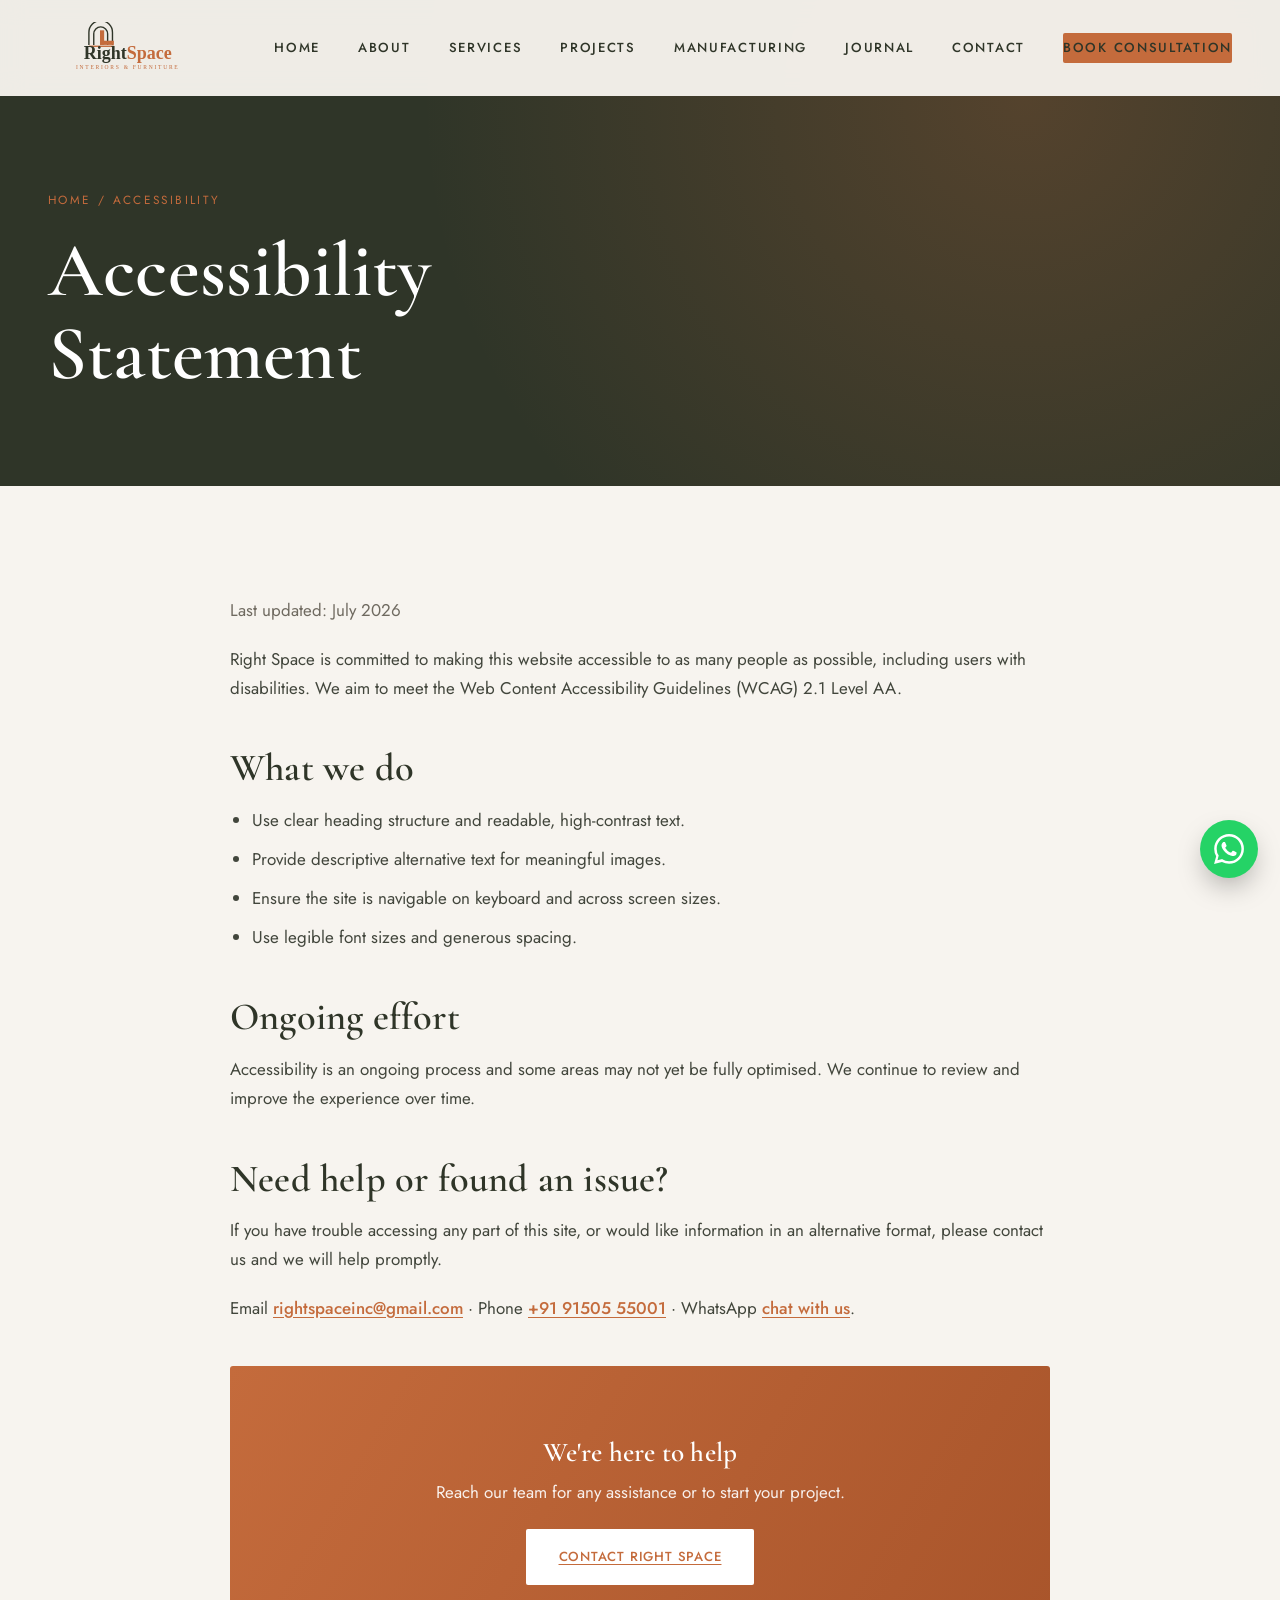
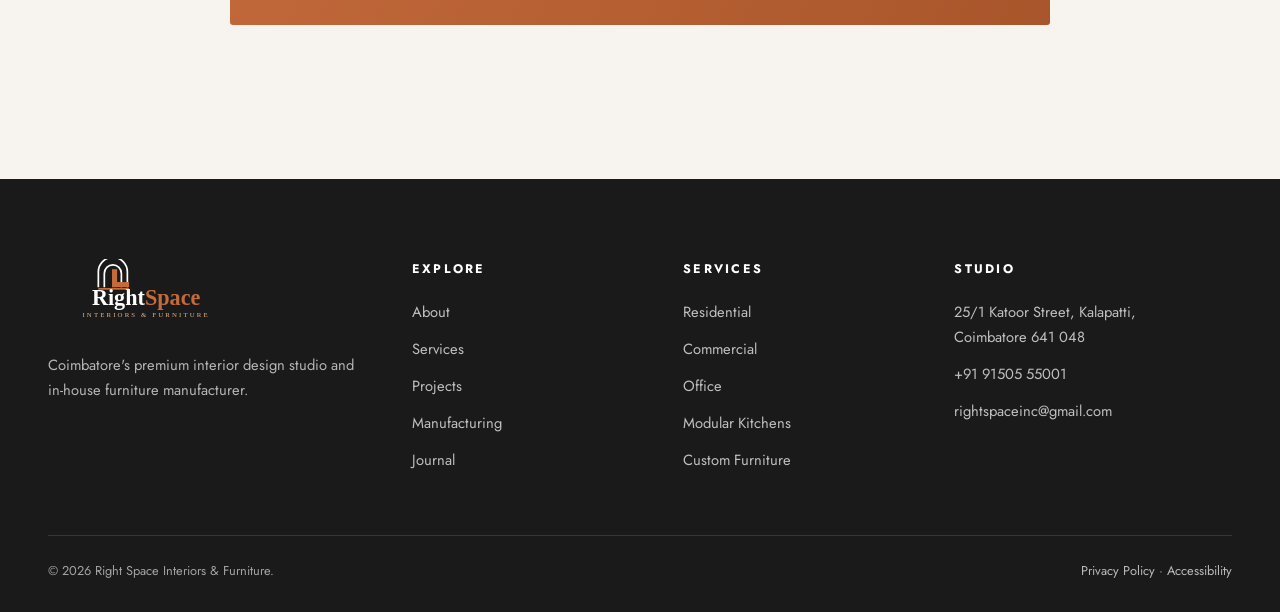
<file: accessibility.html>
<!DOCTYPE html>
<html lang="en">
<head>
<meta charset="UTF-8">
<meta name="viewport" content="width=device-width, initial-scale=1">
<title>Accessibility Statement | Right Space Interiors & Furniture</title>
<meta name="description" content="Right Space's commitment to an accessible website experience (WCAG 2.1 AA).">
<link rel="icon" href="assets/logo.svg">
<link href="https://fonts.googleapis.com/css2?family=Cormorant+Garamond:wght@500;600;700&family=Jost:wght@300;400;500;600&display=swap" rel="stylesheet">
<link rel="stylesheet" href="assets/style.css">
</head>
<body>
<header class="header solid">
  <div class="container">
    <a class="logo" href="index.html"><svg class="logo-light" viewBox="0 0 460 150" xmlns="http://www.w3.org/2000/svg" role="img" aria-label="Right Space Interiors & Furniture"><g fill="none" stroke="#ffffff" stroke-width="4"><path d="M118 66 V30 a34 34 0 0 1 68 0 V66"/><path d="M132 66 V34 a20 20 0 0 1 40 0 V66"/></g><g fill="#C46B3C"><rect x="150" y="24" width="12" height="42"/><rect x="150" y="54" width="40" height="12"/></g><line x1="118" y1="70" x2="190" y2="70" stroke="#C46B3C" stroke-width="4"/><text x="230" y="108" text-anchor="middle" font-family="Georgia,serif" font-size="52" font-weight="600"><tspan fill="#ffffff">Right</tspan><tspan fill="#C46B3C">Space</tspan></text><text x="230" y="136" text-anchor="middle" font-family="Georgia,serif" font-size="16" letter-spacing="5" fill="#e8b48c">INTERIORS &amp; FURNITURE</text></svg><svg class="logo-dark" viewBox="0 0 460 150" xmlns="http://www.w3.org/2000/svg" role="img" aria-label="Right Space Interiors & Furniture"><g fill="none" stroke="#2F3528" stroke-width="4"><path d="M118 66 V30 a34 34 0 0 1 68 0 V66"/><path d="M132 66 V34 a20 20 0 0 1 40 0 V66"/></g><g fill="#C46B3C"><rect x="150" y="24" width="12" height="42"/><rect x="150" y="54" width="40" height="12"/></g><line x1="118" y1="70" x2="190" y2="70" stroke="#C46B3C" stroke-width="4"/><text x="230" y="108" text-anchor="middle" font-family="Georgia,serif" font-size="52" font-weight="600"><tspan fill="#2F3528">Right</tspan><tspan fill="#C46B3C">Space</tspan></text><text x="230" y="136" text-anchor="middle" font-family="Georgia,serif" font-size="16" letter-spacing="5" fill="#C46B3C">INTERIORS &amp; FURNITURE</text></svg></a>
    <nav class="nav">
      <a href="index.html">Home</a><a href="about.html">About</a><a href="services.html">Services</a>
      <a href="projects.html">Projects</a><a href="manufacturing.html">Manufacturing</a><a href="blog.html">Journal</a>
      <a href="contact.html">Contact</a><a href="contact.html" class="header-cta">Book Consultation</a>
    </nav>
    <button class="burger" aria-label="Menu"><span></span><span></span><span></span></button>
  </div>
</header>
<section class="pagehero"><div class="container"><div class="crumb">Home / Accessibility</div><h1>Accessibility Statement</h1></div></section>
<section class="sec sec-beige"><div class="container"><article class="prose" style="max-width:820px;margin:0 auto">
<p style="color:var(--muted)">Last updated: July 2026</p>
<p>Right Space is committed to making this website accessible to as many people as possible, including users with disabilities. We aim to meet the Web Content Accessibility Guidelines (WCAG) 2.1 Level AA.</p>
<h2>What we do</h2>
<ul>
<li>Use clear heading structure and readable, high-contrast text.</li>
<li>Provide descriptive alternative text for meaningful images.</li>
<li>Ensure the site is navigable on keyboard and across screen sizes.</li>
<li>Use legible font sizes and generous spacing.</li>
</ul>
<h2>Ongoing effort</h2>
<p>Accessibility is an ongoing process and some areas may not yet be fully optimised. We continue to review and improve the experience over time.</p>
<h2>Need help or found an issue?</h2>
<p>If you have trouble accessing any part of this site, or would like information in an alternative format, please contact us and we will help promptly.</p>
<p>Email <a href="mailto:rightspaceinc@gmail.com">rightspaceinc@gmail.com</a> · Phone <a href="tel:+919150555001">+91 91505 55001</a> · WhatsApp <a href="https://wa.me/919150555001">chat with us</a>.</p>
<div class="inline-cta"><h3>We're here to help</h3><p>Reach our team for any assistance or to start your project.</p><a href="contact.html" class="btn">Contact Right Space</a></div>
</article></div></section>
<footer class="footer"><div class="container">
  <div class="top">
    <div><svg class="logo" style="filter:none;height:64px;width:auto;margin-bottom:22px" viewBox="0 0 460 150" xmlns="http://www.w3.org/2000/svg" role="img" aria-label="Right Space"><g fill="none" stroke="#ffffff" stroke-width="4"><path d="M118 66 V30 a34 34 0 0 1 68 0 V66"/><path d="M132 66 V34 a20 20 0 0 1 40 0 V66"/></g><g fill="#C46B3C"><rect x="150" y="24" width="12" height="42"/><rect x="150" y="54" width="40" height="12"/></g><line x1="118" y1="70" x2="190" y2="70" stroke="#C46B3C" stroke-width="4"/><text x="230" y="108" text-anchor="middle" font-family="Georgia,serif" font-size="52" font-weight="600"><tspan fill="#ffffff">Right</tspan><tspan fill="#C46B3C">Space</tspan></text><text x="230" y="136" text-anchor="middle" font-family="Georgia,serif" font-size="16" letter-spacing="5" fill="#e8b48c">INTERIORS &amp; FURNITURE</text></svg><p style="max-width:34ch">Coimbatore's premium interior design studio and in-house furniture manufacturer.</p></div>
    <div><h5>Explore</h5><a href="about.html">About</a><a href="services.html">Services</a><a href="projects.html">Projects</a><a href="manufacturing.html">Manufacturing</a><a href="blog.html">Journal</a></div>
    <div><h5>Services</h5><a href="services.html">Residential</a><a href="services.html">Commercial</a><a href="services.html">Office</a><a href="services.html">Modular Kitchens</a><a href="services.html">Custom Furniture</a></div>
    <div><h5>Studio</h5><a href="#">25/1 Katoor Street, Kalapatti,<br>Coimbatore 641 048</a><a href="tel:+919150555001">+91 91505 55001</a><a href="mailto:rightspaceinc@gmail.com">rightspaceinc@gmail.com</a></div>
  </div>
  <div class="bottom"><span>© 2026 Right Space Interiors & Furniture.</span><span><a href="privacy-policy.html">Privacy Policy</a> · <a href="accessibility.html">Accessibility</a></span></div>
</div></footer>
<a class="wa" href="https://wa.me/919150555001" aria-label="WhatsApp"><svg viewBox="0 0 24 24"><path d="M.057 24l1.687-6.163a11.867 11.867 0 01-1.587-5.945C.16 5.335 5.495 0 12.05 0a11.82 11.82 0 018.413 3.488 11.82 11.82 0 013.48 8.414c-.003 6.557-5.338 11.892-11.893 11.892a11.9 11.9 0 01-5.688-1.448L.057 24zm6.597-3.807c1.676.995 3.276 1.591 5.392 1.592 5.448 0 9.886-4.434 9.889-9.885.002-5.462-4.415-9.89-9.881-9.892-5.452 0-9.887 4.434-9.889 9.884a9.86 9.86 0 001.599 5.393l-.999 3.648 3.9-1.022zm11.387-5.464c-.074-.124-.272-.198-.57-.347-.297-.149-1.758-.868-2.031-.967-.272-.099-.47-.149-.669.149-.198.297-.767.967-.94 1.165-.173.198-.347.223-.644.074-.297-.149-1.255-.462-2.39-1.475-.883-.788-1.48-1.761-1.653-2.059-.173-.297-.018-.458.13-.606.134-.133.297-.347.446-.521.151-.172.2-.296.3-.495.099-.198.05-.372-.025-.521-.075-.148-.669-1.611-.916-2.206-.242-.579-.487-.501-.669-.51l-.57-.01c-.198 0-.52.074-.792.372s-1.04 1.016-1.04 2.479 1.065 2.876 1.213 3.074c.149.198 2.096 3.2 5.077 4.487.709.306 1.263.489 1.694.626.712.226 1.36.194 1.872.118.571-.085 1.758-.719 2.006-1.413.248-.694.248-1.29.173-1.414z"/></svg></a>
<script src="assets/main.js"></script>
</body></html>
</file>
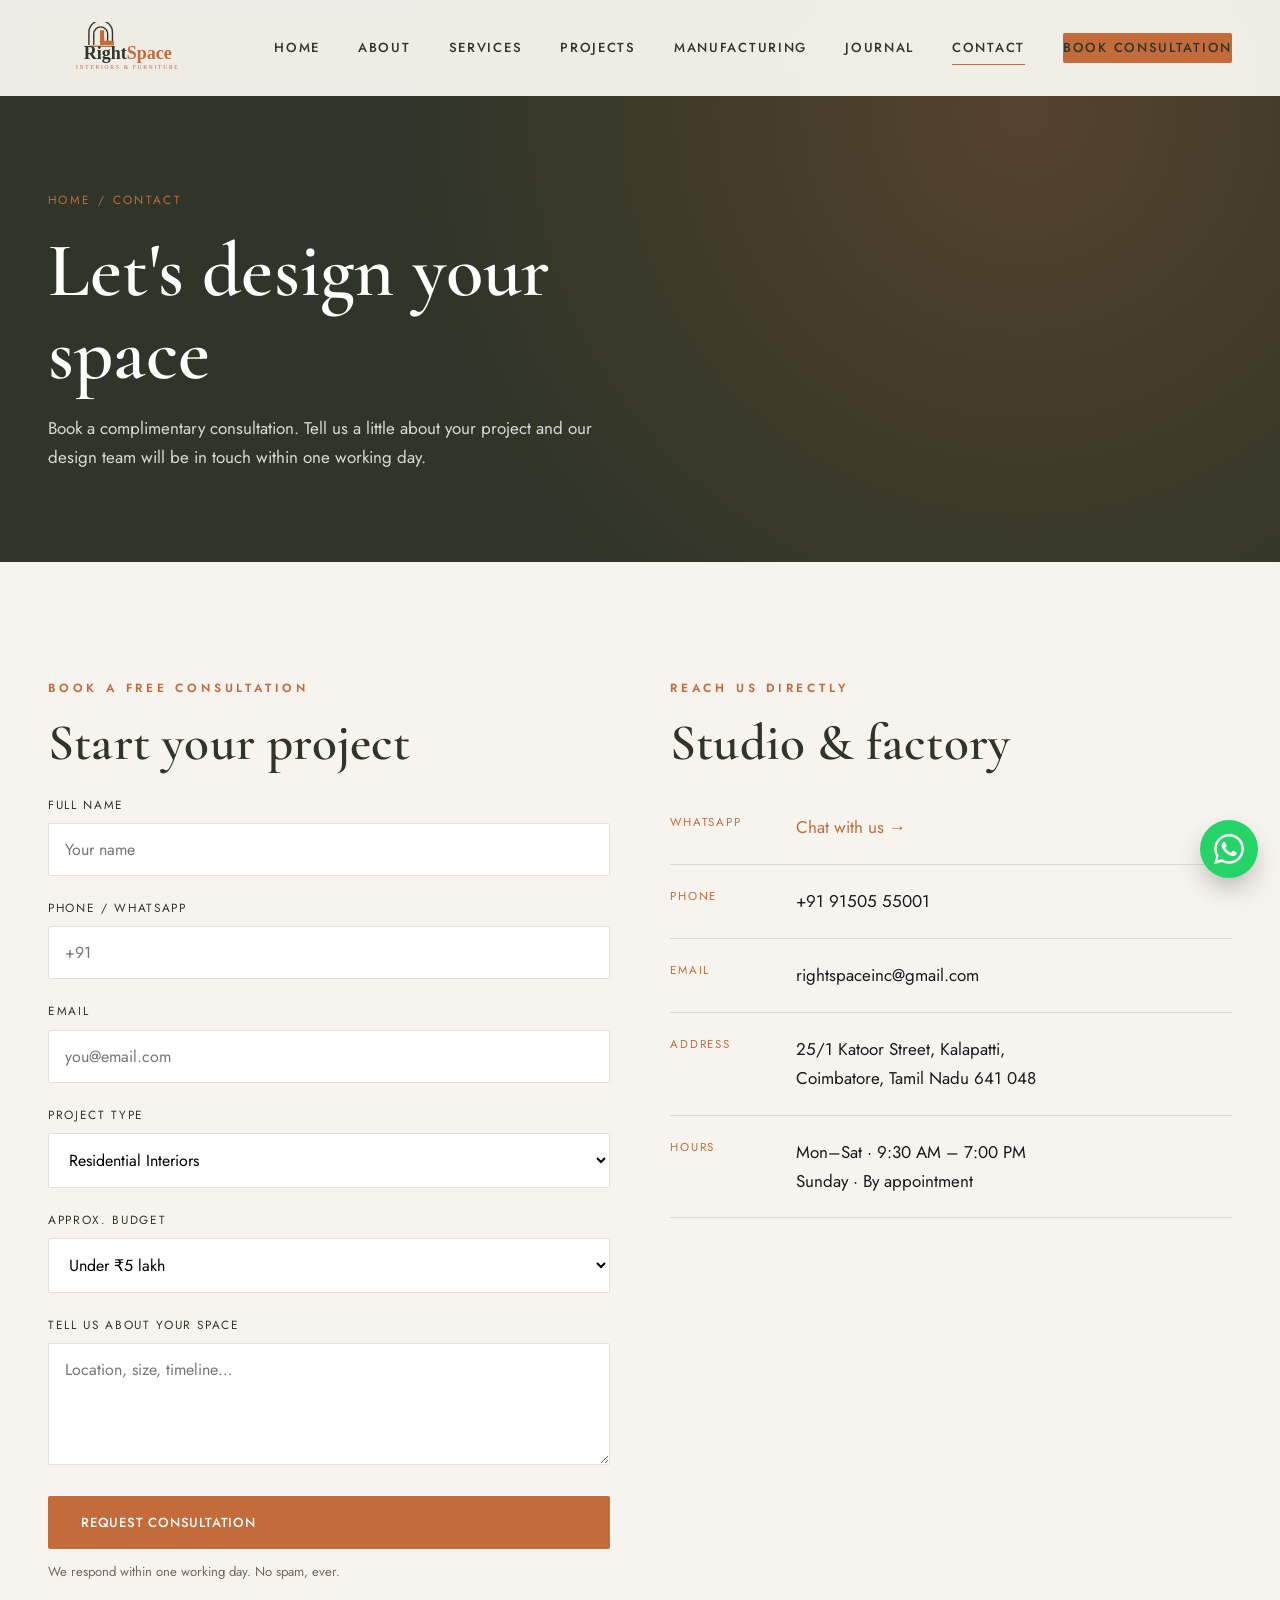
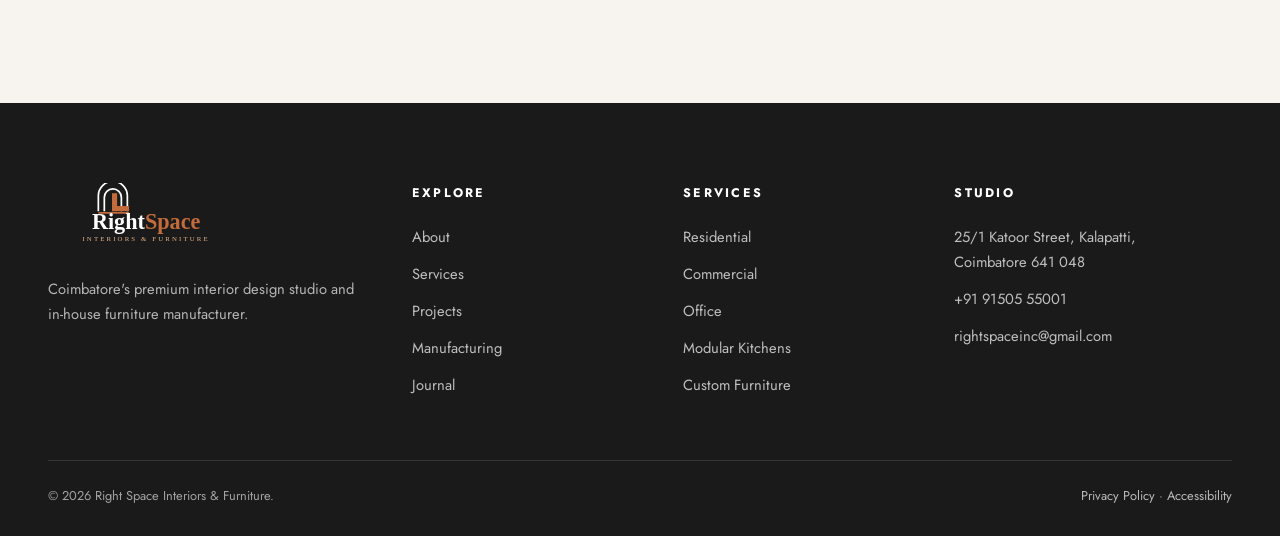
<file: contact.html>
<!DOCTYPE html>
<html lang="en">
<head>
<meta charset="UTF-8">
<meta name="viewport" content="width=device-width, initial-scale=1">
<title>Contact | Book a Free Interior Consultation | Right Space Coimbatore</title>
<meta name="description" content="Contact Right Space Interiors & Furniture, Coimbatore. Book a free consultation, WhatsApp us, or visit our Kalapatti studio & factory.">
<link rel="icon" href="assets/logo.svg">
<link href="https://fonts.googleapis.com/css2?family=Cormorant+Garamond:wght@500;600;700&family=Jost:wght@300;400;500;600&display=swap" rel="stylesheet">
<link rel="stylesheet" href="assets/style.css">
</head>
<body>
<header class="header solid">
  <div class="container">
    <a class="logo" href="index.html"><svg class="logo-light" viewBox="0 0 460 150" xmlns="http://www.w3.org/2000/svg" role="img" aria-label="Right Space Interiors & Furniture"><g fill="none" stroke="#ffffff" stroke-width="4"><path d="M118 66 V30 a34 34 0 0 1 68 0 V66"/><path d="M132 66 V34 a20 20 0 0 1 40 0 V66"/></g><g fill="#C46B3C"><rect x="150" y="24" width="12" height="42"/><rect x="150" y="54" width="40" height="12"/></g><line x1="118" y1="70" x2="190" y2="70" stroke="#C46B3C" stroke-width="4"/><text x="230" y="108" text-anchor="middle" font-family="Georgia,serif" font-size="52" font-weight="600"><tspan fill="#ffffff">Right</tspan><tspan fill="#C46B3C">Space</tspan></text><text x="230" y="136" text-anchor="middle" font-family="Georgia,serif" font-size="16" letter-spacing="5" fill="#e8b48c">INTERIORS &amp; FURNITURE</text></svg><svg class="logo-dark" viewBox="0 0 460 150" xmlns="http://www.w3.org/2000/svg" role="img" aria-label="Right Space Interiors & Furniture"><g fill="none" stroke="#2F3528" stroke-width="4"><path d="M118 66 V30 a34 34 0 0 1 68 0 V66"/><path d="M132 66 V34 a20 20 0 0 1 40 0 V66"/></g><g fill="#C46B3C"><rect x="150" y="24" width="12" height="42"/><rect x="150" y="54" width="40" height="12"/></g><line x1="118" y1="70" x2="190" y2="70" stroke="#C46B3C" stroke-width="4"/><text x="230" y="108" text-anchor="middle" font-family="Georgia,serif" font-size="52" font-weight="600"><tspan fill="#2F3528">Right</tspan><tspan fill="#C46B3C">Space</tspan></text><text x="230" y="136" text-anchor="middle" font-family="Georgia,serif" font-size="16" letter-spacing="5" fill="#C46B3C">INTERIORS &amp; FURNITURE</text></svg></a>
    <nav class="nav">
      <a href="index.html">Home</a><a href="about.html">About</a><a href="services.html">Services</a>
      <a href="projects.html">Projects</a><a href="manufacturing.html">Manufacturing</a><a href="blog.html">Journal</a>
      <a href="contact.html" class="active">Contact</a><a href="contact.html" class="header-cta">Book Consultation</a>
    </nav>
    <button class="burger" aria-label="Menu"><span></span><span></span><span></span></button>
  </div>
</header>

<section class="pagehero">
  <div class="container">
    <div class="crumb">Home / Contact</div>
    <h1>Let's design your space</h1>
    <p>Book a complimentary consultation. Tell us a little about your project and our design team will be in touch within one working day.</p>
  </div>
</section>

<section class="sec sec-beige">
  <div class="container">
    <div class="contact-grid">
      <!-- FORM -->
      <div class="reveal">
        <span class="eyebrow">Book a Free Consultation</span>
        <h2 style="margin-bottom:24px">Start your project</h2>
        <form onsubmit="return false">
          <div class="field"><label>Full name</label><input type="text" placeholder="Your name"></div>
          <div class="field"><label>Phone / WhatsApp</label><input type="tel" placeholder="+91"></div>
          <div class="field"><label>Email</label><input type="email" placeholder="you@email.com"></div>
          <div class="field"><label>Project type</label>
            <select><option>Residential Interiors</option><option>Commercial Interiors</option><option>Office Interiors</option><option>Educational Interiors</option><option>Modular Kitchen</option><option>Custom Furniture</option></select>
          </div>
          <div class="field"><label>Approx. budget</label>
            <select><option>Under ₹5 lakh</option><option>₹5–15 lakh</option><option>₹15–40 lakh</option><option>₹40 lakh +</option></select>
          </div>
          <div class="field"><label>Tell us about your space</label><textarea rows="4" placeholder="Location, size, timeline…"></textarea></div>
          <button class="btn btn-primary" style="width:100%">Request Consultation</button>
          <p style="font-size:.82rem;color:var(--muted);margin-top:12px">We respond within one working day. No spam, ever.</p>
        </form>
      </div>

      <!-- INFO -->
      <div class="reveal">
        <span class="eyebrow">Reach Us Directly</span>
        <h2 style="margin-bottom:20px">Studio & factory</h2>
        <div class="info-row"><div class="k">WhatsApp</div><div><a href="https://wa.me/919150555001" style="color:var(--terra)">Chat with us →</a></div></div>
        <div class="info-row"><div class="k">Phone</div><div><a href="tel:+919150555001">+91 91505 55001</a></div></div>
        <div class="info-row"><div class="k">Email</div><div><a href="mailto:rightspaceinc@gmail.com">rightspaceinc@gmail.com</a></div></div>
        <div class="info-row"><div class="k">Address</div><div>25/1 Katoor Street, Kalapatti,<br>Coimbatore, Tamil Nadu 641 048</div></div>
        <div class="info-row"><div class="k">Hours</div><div>Mon–Sat · 9:30 AM – 7:00 PM<br>Sunday · By appointment</div></div>
        <div style="margin-top:26px">
          <iframe class="map" title="Right Space location" loading="lazy" src="https://www.google.com/maps?q=Kalapatti,Coimbatore&output=embed"></iframe>
        </div>
      </div>
    </div>
  </div>
</section>

<footer class="footer"><div class="container">
  <div class="top">
    <div><svg class="logo" style="filter:none;height:64px;width:auto;margin-bottom:22px" viewBox="0 0 460 150" xmlns="http://www.w3.org/2000/svg" role="img" aria-label="Right Space"><g fill="none" stroke="#ffffff" stroke-width="4"><path d="M118 66 V30 a34 34 0 0 1 68 0 V66"/><path d="M132 66 V34 a20 20 0 0 1 40 0 V66"/></g><g fill="#C46B3C"><rect x="150" y="24" width="12" height="42"/><rect x="150" y="54" width="40" height="12"/></g><line x1="118" y1="70" x2="190" y2="70" stroke="#C46B3C" stroke-width="4"/><text x="230" y="108" text-anchor="middle" font-family="Georgia,serif" font-size="52" font-weight="600"><tspan fill="#ffffff">Right</tspan><tspan fill="#C46B3C">Space</tspan></text><text x="230" y="136" text-anchor="middle" font-family="Georgia,serif" font-size="16" letter-spacing="5" fill="#e8b48c">INTERIORS &amp; FURNITURE</text></svg><p style="max-width:34ch">Coimbatore's premium interior design studio and in-house furniture manufacturer.</p></div>
    <div><h5>Explore</h5><a href="about.html">About</a><a href="services.html">Services</a><a href="projects.html">Projects</a><a href="manufacturing.html">Manufacturing</a><a href="blog.html">Journal</a></div>
    <div><h5>Services</h5><a href="services.html">Residential</a><a href="services.html">Commercial</a><a href="services.html">Office</a><a href="services.html">Modular Kitchens</a><a href="services.html">Custom Furniture</a></div>
    <div><h5>Studio</h5><a href="#">25/1 Katoor Street, Kalapatti,<br>Coimbatore 641 048</a><a href="tel:+919150555001">+91 91505 55001</a><a href="mailto:rightspaceinc@gmail.com">rightspaceinc@gmail.com</a></div>
  </div>
  <div class="bottom"><span>© 2026 Right Space Interiors & Furniture.</span><span><a href="privacy-policy.html">Privacy Policy</a> · <a href="accessibility.html">Accessibility</a></span></div>
</div></footer>
<a class="wa" href="https://wa.me/919150555001" aria-label="WhatsApp"><svg viewBox="0 0 24 24"><path d="M.057 24l1.687-6.163a11.867 11.867 0 01-1.587-5.945C.16 5.335 5.495 0 12.05 0a11.82 11.82 0 018.413 3.488 11.82 11.82 0 013.48 8.414c-.003 6.557-5.338 11.892-11.893 11.892a11.9 11.9 0 01-5.688-1.448L.057 24zm6.597-3.807c1.676.995 3.276 1.591 5.392 1.592 5.448 0 9.886-4.434 9.889-9.885.002-5.462-4.415-9.89-9.881-9.892-5.452 0-9.887 4.434-9.889 9.884a9.86 9.86 0 001.599 5.393l-.999 3.648 3.9-1.022zm11.387-5.464c-.074-.124-.272-.198-.57-.347-.297-.149-1.758-.868-2.031-.967-.272-.099-.47-.149-.669.149-.198.297-.767.967-.94 1.165-.173.198-.347.223-.644.074-.297-.149-1.255-.462-2.39-1.475-.883-.788-1.48-1.761-1.653-2.059-.173-.297-.018-.458.13-.606.134-.133.297-.347.446-.521.151-.172.2-.296.3-.495.099-.198.05-.372-.025-.521-.075-.148-.669-1.611-.916-2.206-.242-.579-.487-.501-.669-.51l-.57-.01c-.198 0-.52.074-.792.372s-1.04 1.016-1.04 2.479 1.065 2.876 1.213 3.074c.149.198 2.096 3.2 5.077 4.487.709.306 1.263.489 1.694.626.712.226 1.36.194 1.872.118.571-.085 1.758-.719 2.006-1.413.248-.694.248-1.29.173-1.414z"/></svg></a>
<script src="assets/main.js"></script>
</body></html>
</file>
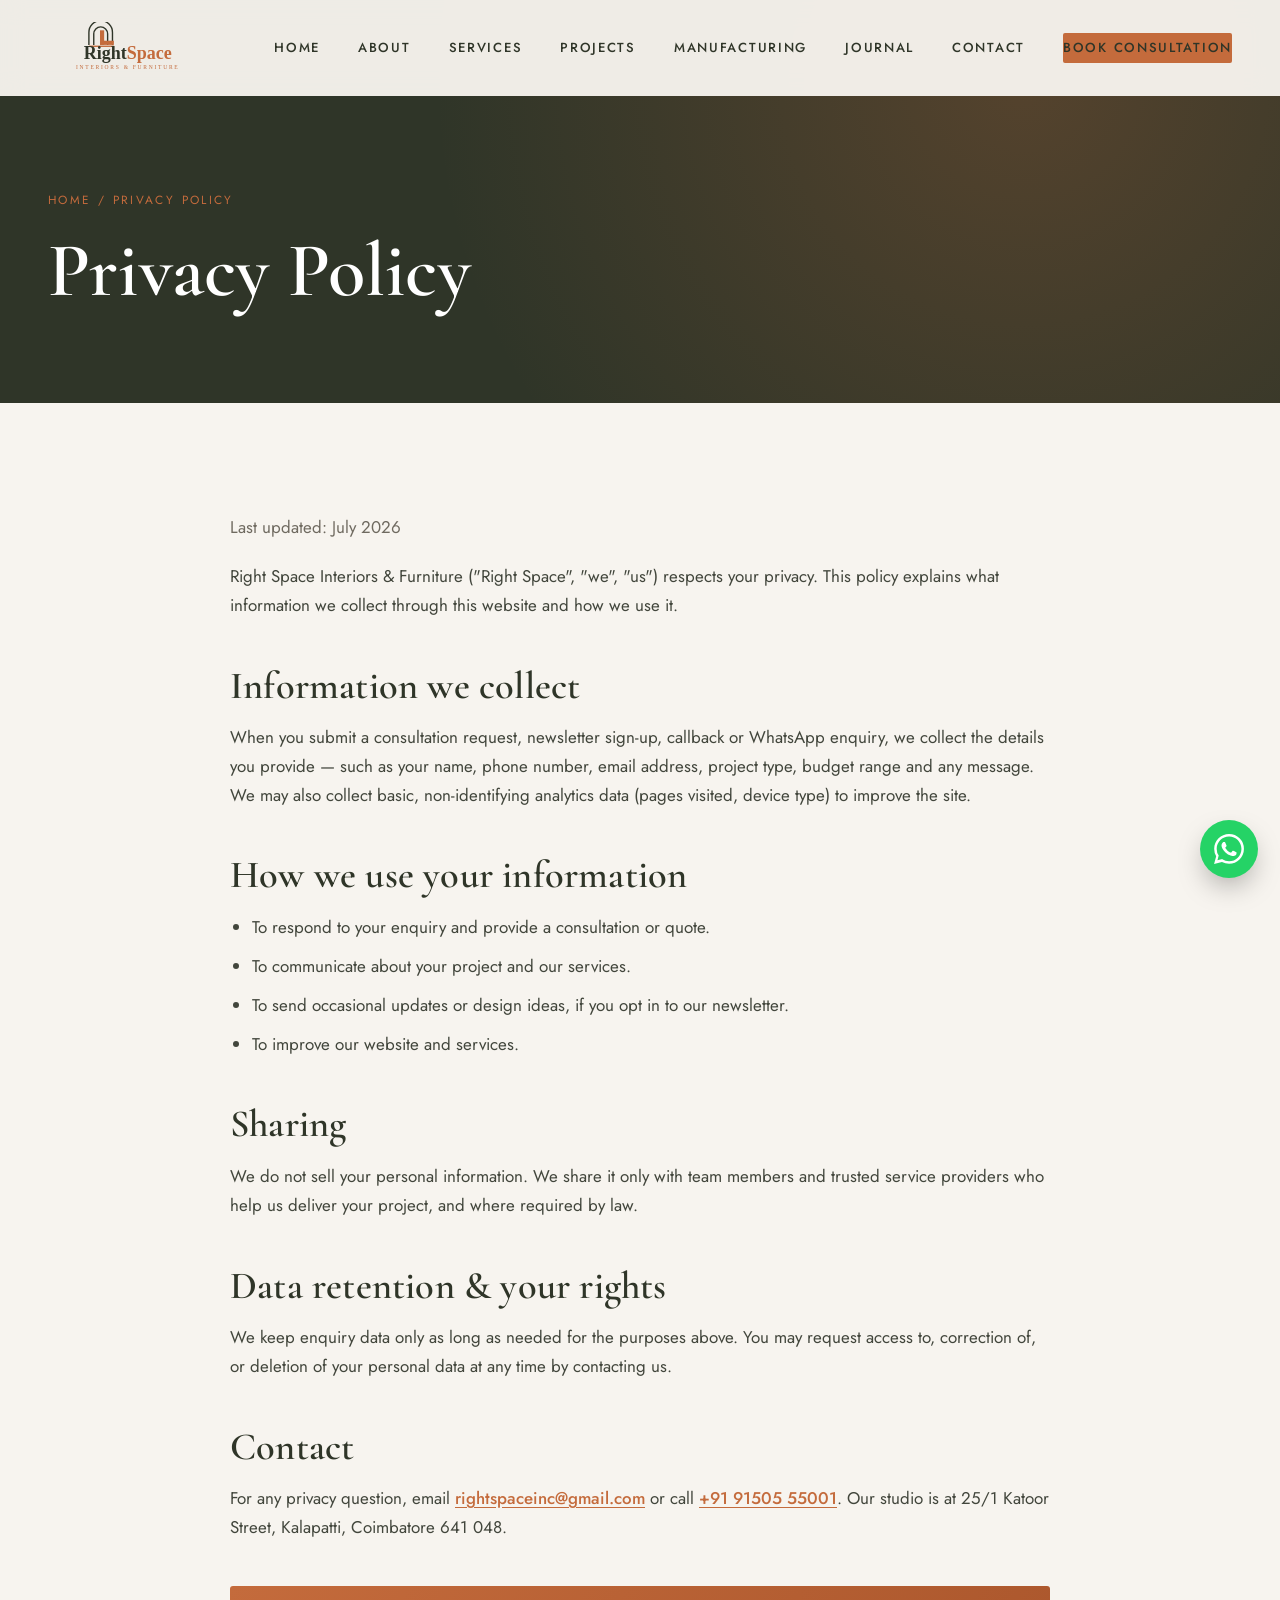
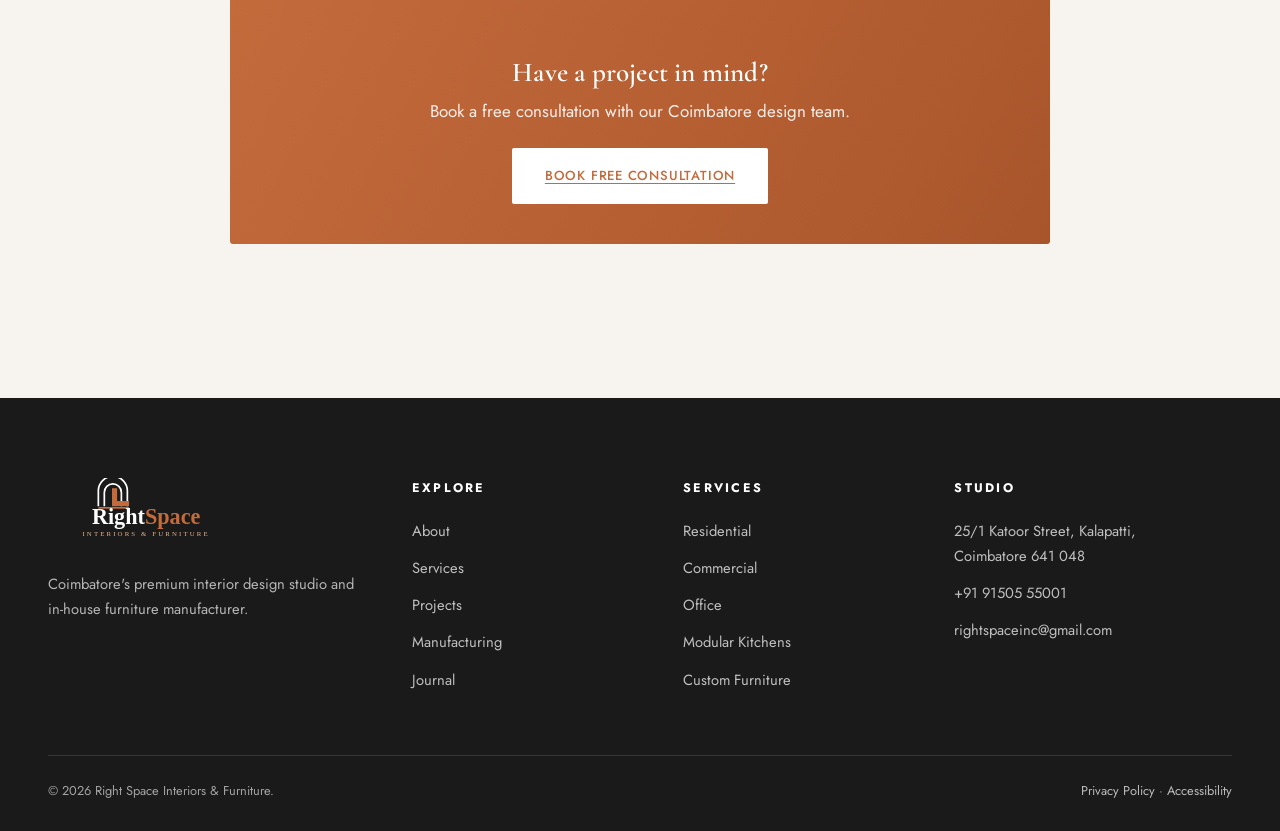
<file: privacy-policy.html>
<!DOCTYPE html>
<html lang="en">
<head>
<meta charset="UTF-8">
<meta name="viewport" content="width=device-width, initial-scale=1">
<title>Privacy Policy | Right Space Interiors & Furniture</title>
<meta name="description" content="How Right Space Interiors & Furniture, Coimbatore collects and uses your information.">
<link rel="icon" href="assets/logo.svg">
<link href="https://fonts.googleapis.com/css2?family=Cormorant+Garamond:wght@500;600;700&family=Jost:wght@300;400;500;600&display=swap" rel="stylesheet">
<link rel="stylesheet" href="assets/style.css">
</head>
<body>
<header class="header solid">
  <div class="container">
    <a class="logo" href="index.html"><svg class="logo-light" viewBox="0 0 460 150" xmlns="http://www.w3.org/2000/svg" role="img" aria-label="Right Space Interiors & Furniture"><g fill="none" stroke="#ffffff" stroke-width="4"><path d="M118 66 V30 a34 34 0 0 1 68 0 V66"/><path d="M132 66 V34 a20 20 0 0 1 40 0 V66"/></g><g fill="#C46B3C"><rect x="150" y="24" width="12" height="42"/><rect x="150" y="54" width="40" height="12"/></g><line x1="118" y1="70" x2="190" y2="70" stroke="#C46B3C" stroke-width="4"/><text x="230" y="108" text-anchor="middle" font-family="Georgia,serif" font-size="52" font-weight="600"><tspan fill="#ffffff">Right</tspan><tspan fill="#C46B3C">Space</tspan></text><text x="230" y="136" text-anchor="middle" font-family="Georgia,serif" font-size="16" letter-spacing="5" fill="#e8b48c">INTERIORS &amp; FURNITURE</text></svg><svg class="logo-dark" viewBox="0 0 460 150" xmlns="http://www.w3.org/2000/svg" role="img" aria-label="Right Space Interiors & Furniture"><g fill="none" stroke="#2F3528" stroke-width="4"><path d="M118 66 V30 a34 34 0 0 1 68 0 V66"/><path d="M132 66 V34 a20 20 0 0 1 40 0 V66"/></g><g fill="#C46B3C"><rect x="150" y="24" width="12" height="42"/><rect x="150" y="54" width="40" height="12"/></g><line x1="118" y1="70" x2="190" y2="70" stroke="#C46B3C" stroke-width="4"/><text x="230" y="108" text-anchor="middle" font-family="Georgia,serif" font-size="52" font-weight="600"><tspan fill="#2F3528">Right</tspan><tspan fill="#C46B3C">Space</tspan></text><text x="230" y="136" text-anchor="middle" font-family="Georgia,serif" font-size="16" letter-spacing="5" fill="#C46B3C">INTERIORS &amp; FURNITURE</text></svg></a>
    <nav class="nav">
      <a href="index.html">Home</a><a href="about.html">About</a><a href="services.html">Services</a>
      <a href="projects.html">Projects</a><a href="manufacturing.html">Manufacturing</a><a href="blog.html">Journal</a>
      <a href="contact.html">Contact</a><a href="contact.html" class="header-cta">Book Consultation</a>
    </nav>
    <button class="burger" aria-label="Menu"><span></span><span></span><span></span></button>
  </div>
</header>
<section class="pagehero"><div class="container"><div class="crumb">Home / Privacy Policy</div><h1>Privacy Policy</h1></div></section>
<section class="sec sec-beige"><div class="container"><article class="prose" style="max-width:820px;margin:0 auto">
<p style="color:var(--muted)">Last updated: July 2026</p>
<p>Right Space Interiors &amp; Furniture ("Right Space", "we", "us") respects your privacy. This policy explains what information we collect through this website and how we use it.</p>
<h2>Information we collect</h2>
<p>When you submit a consultation request, newsletter sign-up, callback or WhatsApp enquiry, we collect the details you provide — such as your name, phone number, email address, project type, budget range and any message. We may also collect basic, non-identifying analytics data (pages visited, device type) to improve the site.</p>
<h2>How we use your information</h2>
<ul>
<li>To respond to your enquiry and provide a consultation or quote.</li>
<li>To communicate about your project and our services.</li>
<li>To send occasional updates or design ideas, if you opt in to our newsletter.</li>
<li>To improve our website and services.</li>
</ul>
<h2>Sharing</h2>
<p>We do not sell your personal information. We share it only with team members and trusted service providers who help us deliver your project, and where required by law.</p>
<h2>Data retention &amp; your rights</h2>
<p>We keep enquiry data only as long as needed for the purposes above. You may request access to, correction of, or deletion of your personal data at any time by contacting us.</p>
<h2>Contact</h2>
<p>For any privacy question, email <a href="mailto:rightspaceinc@gmail.com">rightspaceinc@gmail.com</a> or call <a href="tel:+919150555001">+91 91505 55001</a>. Our studio is at 25/1 Katoor Street, Kalapatti, Coimbatore 641 048.</p>
<div class="inline-cta"><h3>Have a project in mind?</h3><p>Book a free consultation with our Coimbatore design team.</p><a href="contact.html" class="btn">Book Free Consultation</a></div>
</article></div></section>
<footer class="footer"><div class="container">
  <div class="top">
    <div><svg class="logo" style="filter:none;height:64px;width:auto;margin-bottom:22px" viewBox="0 0 460 150" xmlns="http://www.w3.org/2000/svg" role="img" aria-label="Right Space"><g fill="none" stroke="#ffffff" stroke-width="4"><path d="M118 66 V30 a34 34 0 0 1 68 0 V66"/><path d="M132 66 V34 a20 20 0 0 1 40 0 V66"/></g><g fill="#C46B3C"><rect x="150" y="24" width="12" height="42"/><rect x="150" y="54" width="40" height="12"/></g><line x1="118" y1="70" x2="190" y2="70" stroke="#C46B3C" stroke-width="4"/><text x="230" y="108" text-anchor="middle" font-family="Georgia,serif" font-size="52" font-weight="600"><tspan fill="#ffffff">Right</tspan><tspan fill="#C46B3C">Space</tspan></text><text x="230" y="136" text-anchor="middle" font-family="Georgia,serif" font-size="16" letter-spacing="5" fill="#e8b48c">INTERIORS &amp; FURNITURE</text></svg><p style="max-width:34ch">Coimbatore's premium interior design studio and in-house furniture manufacturer.</p></div>
    <div><h5>Explore</h5><a href="about.html">About</a><a href="services.html">Services</a><a href="projects.html">Projects</a><a href="manufacturing.html">Manufacturing</a><a href="blog.html">Journal</a></div>
    <div><h5>Services</h5><a href="services.html">Residential</a><a href="services.html">Commercial</a><a href="services.html">Office</a><a href="services.html">Modular Kitchens</a><a href="services.html">Custom Furniture</a></div>
    <div><h5>Studio</h5><a href="#">25/1 Katoor Street, Kalapatti,<br>Coimbatore 641 048</a><a href="tel:+919150555001">+91 91505 55001</a><a href="mailto:rightspaceinc@gmail.com">rightspaceinc@gmail.com</a></div>
  </div>
  <div class="bottom"><span>© 2026 Right Space Interiors & Furniture.</span><span><a href="privacy-policy.html">Privacy Policy</a> · <a href="accessibility.html">Accessibility</a></span></div>
</div></footer>
<a class="wa" href="https://wa.me/919150555001" aria-label="WhatsApp"><svg viewBox="0 0 24 24"><path d="M.057 24l1.687-6.163a11.867 11.867 0 01-1.587-5.945C.16 5.335 5.495 0 12.05 0a11.82 11.82 0 018.413 3.488 11.82 11.82 0 013.48 8.414c-.003 6.557-5.338 11.892-11.893 11.892a11.9 11.9 0 01-5.688-1.448L.057 24zm6.597-3.807c1.676.995 3.276 1.591 5.392 1.592 5.448 0 9.886-4.434 9.889-9.885.002-5.462-4.415-9.89-9.881-9.892-5.452 0-9.887 4.434-9.889 9.884a9.86 9.86 0 001.599 5.393l-.999 3.648 3.9-1.022zm11.387-5.464c-.074-.124-.272-.198-.57-.347-.297-.149-1.758-.868-2.031-.967-.272-.099-.47-.149-.669.149-.198.297-.767.967-.94 1.165-.173.198-.347.223-.644.074-.297-.149-1.255-.462-2.39-1.475-.883-.788-1.48-1.761-1.653-2.059-.173-.297-.018-.458.13-.606.134-.133.297-.347.446-.521.151-.172.2-.296.3-.495.099-.198.05-.372-.025-.521-.075-.148-.669-1.611-.916-2.206-.242-.579-.487-.501-.669-.51l-.57-.01c-.198 0-.52.074-.792.372s-1.04 1.016-1.04 2.479 1.065 2.876 1.213 3.074c.149.198 2.096 3.2 5.077 4.487.709.306 1.263.489 1.694.626.712.226 1.36.194 1.872.118.571-.085 1.758-.719 2.006-1.413.248-.694.248-1.29.173-1.414z"/></svg></a>
<script src="assets/main.js"></script>
</body></html>
</file>
<file: assets/style.css>
/* ============================================================
   RIGHT SPACE — Luxury Interior Brand Design System
   ============================================================ */
:root{
  --olive:#2F3528;      /* primary */
  --olive-90:#3b4232;
  --terra:#C46B3C;      /* secondary */
  --terra-dark:#a9552b;
  --beige:#F7F4EF;      /* neutral */
  --beige-dark:#efe9df;
  --white:#FFFFFF;
  --ink:#1A1A1A;
  --muted:#6f6a60;
  --line:rgba(47,53,40,.14);
  --serif:"Cormorant Garamond","Playfair Display",Georgia,serif;
  --sans:"Jost","Helvetica Neue",Arial,sans-serif;
  --shadow-sm:0 10px 30px -18px rgba(26,26,26,.35);
  --shadow-lg:0 40px 90px -40px rgba(26,26,26,.45);
  --ease:cubic-bezier(.22,.61,.36,1);
  --maxw:1240px;
}
*{box-sizing:border-box;margin:0;padding:0}
html{scroll-behavior:smooth}
body{
  font-family:var(--sans);color:var(--ink);background:var(--beige);
  font-size:17px;line-height:1.7;-webkit-font-smoothing:antialiased;overflow-x:hidden;
}
h1,h2,h3,h4{font-family:var(--serif);font-weight:600;line-height:1.08;color:var(--olive);letter-spacing:.2px}
h1{font-size:clamp(2.7rem,6vw,5.4rem)}
h2{font-size:clamp(2rem,4vw,3.4rem)}
h3{font-size:clamp(1.3rem,2vw,1.8rem)}
p{color:#42463c}
a{color:inherit;text-decoration:none}
img{max-width:100%;display:block}
.container{width:100%;max-width:var(--maxw);margin:0 auto;padding:0 28px}
section{position:relative}
.eyebrow{font-family:var(--sans);font-size:.74rem;letter-spacing:.32em;text-transform:uppercase;color:var(--terra);font-weight:600;margin-bottom:18px;display:inline-block}
.lead{font-size:1.12rem;color:#54584c;max-width:60ch}
.center{text-align:center}
.mx-auto{margin-left:auto;margin-right:auto}

/* Buttons */
.btn{display:inline-flex;align-items:center;gap:10px;font-family:var(--sans);font-weight:500;
  letter-spacing:.06em;font-size:.82rem;text-transform:uppercase;padding:16px 32px;border-radius:2px;
  transition:all .4s var(--ease);cursor:pointer;border:1px solid transparent}
.btn-primary{background:var(--terra);color:#fff}
.btn-primary:hover{background:var(--terra-dark);transform:translateY(-2px);box-shadow:var(--shadow-sm)}
.btn-outline{border-color:currentColor;color:var(--olive)}
.btn-outline:hover{background:var(--olive);color:#fff;border-color:var(--olive)}
.btn-light{border:1px solid rgba(255,255,255,.6);color:#fff}
.btn-light:hover{background:#fff;color:var(--olive)}
.btn-ghost-terra{color:var(--terra);border-bottom:1px solid var(--terra);border-radius:0;padding:6px 0;text-transform:uppercase;letter-spacing:.14em;font-size:.78rem}

/* Header */
.header{position:fixed;top:0;left:0;right:0;z-index:100;padding:22px 0;transition:all .45s var(--ease)}
.header .container{display:flex;align-items:center;justify-content:space-between}
.header .logo{height:52px;transition:height .4s var(--ease);display:flex;align-items:center}
.header .logo img{height:100%}
.header .logo svg{height:100%;width:auto;display:block}
/* white logo over dark/transparent hero, colored logo on light (scrolled/solid) */
.header .logo svg.logo-dark{display:none}
.header .logo svg.logo-light{display:block}
.header.scrolled .logo svg.logo-light,.header.solid .logo svg.logo-light{display:none}
.header.scrolled .logo svg.logo-dark,.header.solid .logo svg.logo-dark{display:block}
.nav{display:flex;align-items:center;gap:38px}
.nav a{font-size:.82rem;letter-spacing:.13em;text-transform:uppercase;color:#fff;font-weight:500;position:relative;padding:4px 0}
.nav a::after{content:"";position:absolute;left:0;bottom:-2px;height:1px;width:0;background:var(--terra);transition:width .4s var(--ease)}
.nav a:hover::after,.nav a.active::after{width:100%}
.header-cta{background:var(--terra);color:#fff;padding:12px 24px;border-radius:2px;font-size:.78rem;letter-spacing:.08em;text-transform:uppercase}
.header-cta:hover{background:var(--terra-dark)}
.header.scrolled{background:rgba(247,244,239,.96);backdrop-filter:blur(12px);padding:12px 0;box-shadow:0 8px 30px -20px rgba(0,0,0,.4)}
.header.scrolled .nav a{color:var(--olive)}
.header.scrolled .logo{height:44px}
/* pages with light hero use solid header immediately */
.header.solid{background:rgba(247,244,239,.96);backdrop-filter:blur(12px)}
.header.solid .nav a{color:var(--olive)}
.burger{display:none;flex-direction:column;gap:5px;background:none;border:0;cursor:pointer}
.burger span{width:26px;height:2px;background:#fff}
.header.scrolled .burger span,.header.solid .burger span{background:var(--olive)}

/* Hero */
.hero{min-height:100vh;display:flex;align-items:center;position:relative;color:#fff;overflow:hidden}
.hero-bg{position:absolute;inset:0;z-index:-2}
.hero-bg img,.hero-bg video{width:100%;height:100%;object-fit:cover}
.hero-video{position:absolute;inset:0;object-position:center}
/* cinematic auto-playing interior slideshow ("video" background) */
.hero-slideshow{position:absolute;inset:0;z-index:-2;overflow:hidden;background:#1a1a1a}
.hero-slideshow img{position:absolute;inset:0;width:100%;height:100%;object-fit:cover;opacity:0;
  animation:heroKen 32s cubic-bezier(.4,0,.2,1) infinite;will-change:opacity,transform}
.hero-slideshow img:nth-child(1){animation-delay:0s}
.hero-slideshow img:nth-child(2){animation-delay:8s}
.hero-slideshow img:nth-child(3){animation-delay:16s}
.hero-slideshow img:nth-child(4){animation-delay:24s}
@keyframes heroKen{
  0%{opacity:0;transform:scale(1.06)}
  3%{opacity:1}
  22%{opacity:1;transform:scale(1.15)}
  27%{opacity:0}
  100%{opacity:0}
}
@media(prefers-reduced-motion:reduce){.hero-slideshow img{animation:none}.hero-slideshow img:nth-child(1){opacity:1}}
.hero::after{content:"";position:absolute;inset:0;z-index:-1;
  background:linear-gradient(90deg,rgba(26,26,26,.72) 0%,rgba(26,26,26,.45) 45%,rgba(26,26,26,.15) 100%)}
.hero-inner{max-width:760px;padding-top:60px}
.hero h1{color:#fff}
.hero .lead{color:rgba(255,255,255,.9)}
.hero-cta{display:flex;gap:16px;margin-top:38px;flex-wrap:wrap}
.scroll-hint{position:absolute;bottom:34px;left:50%;transform:translateX(-50%);color:rgba(255,255,255,.7);font-size:.7rem;letter-spacing:.3em;text-transform:uppercase;display:flex;flex-direction:column;align-items:center;gap:10px}
.scroll-hint::after{content:"";width:1px;height:44px;background:rgba(255,255,255,.5);animation:scrollpulse 2s infinite}
@keyframes scrollpulse{0%{opacity:.2;transform:scaleY(.3)}50%{opacity:1}100%{opacity:.2;transform:scaleY(.3)}}

/* page hero (inner pages) */
.pagehero{padding:190px 0 90px;background:var(--olive);color:#fff;position:relative;overflow:hidden}
.pagehero::before{content:"";position:absolute;inset:0;background:radial-gradient(circle at 80% 20%,rgba(196,107,60,.25),transparent 55%)}
.pagehero .container{position:relative}
.pagehero h1{color:#fff;max-width:16ch}
.pagehero p{color:rgba(255,255,255,.82);max-width:56ch;margin-top:18px}
.crumb{font-size:.74rem;letter-spacing:.2em;text-transform:uppercase;color:var(--terra);margin-bottom:20px}

/* generic section spacing */
.sec{padding:110px 0}
.sec-beige{background:var(--beige)}
.sec-white{background:var(--white)}
.sec-olive{background:var(--olive);color:#fff}
.sec-olive h2,.sec-olive h3{color:#fff}
.sec-olive p{color:rgba(255,255,255,.8)}
.sec-head{max-width:640px;margin-bottom:60px}
.sec-head.center{margin-left:auto;margin-right:auto}

/* Stats */
.stats{background:var(--terra);color:#fff}
.stats .grid{display:grid;grid-template-columns:repeat(4,1fr)}
.stat{padding:56px 20px;text-align:center;border-right:1px solid rgba(255,255,255,.18)}
.stat:last-child{border-right:0}
.stat .num{font-family:var(--serif);font-size:3.2rem;line-height:1;font-weight:600}
.stat .lbl{font-size:.78rem;letter-spacing:.16em;text-transform:uppercase;margin-top:10px;opacity:.9}

/* Services grid */
.svc-grid{display:grid;grid-template-columns:repeat(3,1fr);gap:26px}
.svc-card{background:#fff;border:1px solid var(--line);overflow:hidden;transition:all .5s var(--ease);position:relative}
.svc-card .img{aspect-ratio:4/3;overflow:hidden}
.svc-card .img img{width:100%;height:100%;object-fit:cover;transition:transform .8s var(--ease)}
.svc-card:hover{transform:translateY(-8px);box-shadow:var(--shadow-lg)}
.svc-card:hover .img img{transform:scale(1.08)}
.svc-card .body{padding:28px 26px 32px}
.svc-card h3{margin-bottom:10px}
.svc-card p{font-size:.95rem;color:var(--muted)}
.svc-card .more{margin-top:18px;font-size:.75rem;letter-spacing:.16em;text-transform:uppercase;color:var(--terra)}

/* Featured projects */
.proj-feature{display:grid;grid-template-columns:1.15fr .85fr;gap:0;align-items:stretch;background:#fff;border:1px solid var(--line);margin-bottom:36px;overflow:hidden}
.proj-feature:nth-child(even){grid-template-columns:.85fr 1.15fr}
.proj-feature:nth-child(even) .pf-img{order:2}
.pf-img{overflow:hidden;min-height:420px}
.pf-img img{width:100%;height:100%;object-fit:cover;transition:transform 1s var(--ease)}
.proj-feature:hover .pf-img img{transform:scale(1.05)}
.pf-body{padding:56px 52px;display:flex;flex-direction:column;justify-content:center}
.pf-meta{display:flex;gap:34px;margin:26px 0 30px;flex-wrap:wrap}
.pf-meta .m .k{font-size:.68rem;letter-spacing:.16em;text-transform:uppercase;color:var(--terra)}
.pf-meta .m .v{font-family:var(--serif);font-size:1.35rem;color:var(--olive)}

/* Process */
.process{display:grid;grid-template-columns:repeat(6,1fr);gap:0;counter-reset:step}
.step{padding:34px 22px;border-top:2px solid var(--line);position:relative}
.step .n{font-family:var(--serif);font-size:1.1rem;color:var(--terra);font-weight:600}
.step h4{font-family:var(--serif);font-size:1.15rem;margin:12px 0 8px;color:#fff}
.sec-olive .step{border-top-color:rgba(255,255,255,.2)}
.step p{font-size:.86rem}
.step::before{content:"";position:absolute;top:-6px;left:0;width:10px;height:10px;border-radius:50%;background:var(--terra)}

/* Why us */
.why-grid{display:grid;grid-template-columns:repeat(3,1fr);gap:2px;background:var(--line)}
.why{background:var(--beige);padding:40px 34px}
.why .ic{width:44px;height:44px;border:1px solid var(--terra);border-radius:50%;display:flex;align-items:center;justify-content:center;color:var(--terra);font-family:var(--serif);font-size:1.3rem;margin-bottom:20px}
.why h4{font-family:var(--serif);font-size:1.25rem;margin-bottom:10px}
.why p{font-size:.92rem;color:var(--muted)}
/* why-cards on dark olive sections (e.g. About vision/mission) */
.sec-olive .why{background:var(--olive-90)}
.sec-olive .why h4{color:#fff}
.sec-olive .why p{color:rgba(255,255,255,.82)}

/* Testimonials carousel */
.testi{overflow:hidden}
.testi-track{display:flex;transition:transform .7s var(--ease)}
.testi-card{min-width:100%;text-align:center;padding:10px 8%}
.testi-card .quote{font-family:var(--serif);font-size:clamp(1.5rem,3vw,2.4rem);line-height:1.35;color:#fff;font-style:italic}
.testi-card .who{margin-top:28px;font-size:.8rem;letter-spacing:.18em;text-transform:uppercase;color:var(--terra)}
.testi-dots{display:flex;gap:10px;justify-content:center;margin-top:40px}
.testi-dots button{width:9px;height:9px;border-radius:50%;border:0;background:rgba(255,255,255,.3);cursor:pointer}
.testi-dots button.on{background:var(--terra);width:28px;border-radius:6px}

/* Before/After slider */
.ba{position:relative;max-width:960px;margin:0 auto;aspect-ratio:16/9;overflow:hidden;border:1px solid var(--line);user-select:none}
.ba img{position:absolute;inset:0;width:100%;height:100%;object-fit:cover}
.ba .after{clip-path:inset(0 0 0 50%)}
.ba .handle{position:absolute;top:0;bottom:0;left:50%;width:2px;background:#fff;cursor:ew-resize;transform:translateX(-1px)}
.ba .handle::before{content:"⟷";position:absolute;top:50%;left:50%;transform:translate(-50%,-50%);background:var(--terra);color:#fff;width:44px;height:44px;border-radius:50%;display:flex;align-items:center;justify-content:center;font-size:1rem}
.ba .tag{position:absolute;bottom:14px;padding:6px 14px;font-size:.7rem;letter-spacing:.14em;text-transform:uppercase;background:rgba(26,26,26,.6);color:#fff}
.ba .tag.b{left:14px}.ba .tag.a{right:14px}

/* Instagram */
.ig-grid{display:grid;grid-template-columns:repeat(6,1fr);gap:6px}
.ig-grid a{aspect-ratio:1;overflow:hidden;position:relative}
.ig-grid img{width:100%;height:100%;object-fit:cover;transition:transform .6s var(--ease)}
.ig-grid a:hover img{transform:scale(1.12)}

/* CTA band */
.cta-band{background:var(--olive);color:#fff;text-align:center;padding:120px 0;position:relative;overflow:hidden}
.cta-band::before{content:"";position:absolute;inset:0;background:radial-gradient(circle at 50% 120%,rgba(196,107,60,.35),transparent 60%)}
.cta-band .container{position:relative}
.cta-band h2{color:#fff;margin-bottom:26px}

/* Footer */
.footer{background:var(--ink);color:rgba(255,255,255,.72);padding:80px 0 30px;font-size:.92rem}
.footer .top{display:grid;grid-template-columns:1.4fr 1fr 1fr 1.2fr;gap:40px;padding-bottom:50px;border-bottom:1px solid rgba(255,255,255,.12)}
.footer .logo{height:64px;margin-bottom:22px;filter:brightness(0) invert(1)}
.footer h5{color:#fff;font-family:var(--sans);font-size:.78rem;letter-spacing:.18em;text-transform:uppercase;margin-bottom:20px}
.footer a{display:block;margin-bottom:12px;color:rgba(255,255,255,.72)}
.footer a:hover{color:var(--terra)}
.footer p{color:rgba(255,255,255,.68)}
.footer .bottom{display:flex;justify-content:space-between;padding-top:24px;font-size:.8rem;color:rgba(255,255,255,.6);flex-wrap:wrap;gap:12px}
.footer .bottom a{display:inline;color:rgba(255,255,255,.7);margin:0}
.footer .bottom a:hover{color:var(--terra)}

/* Floating widgets */
.wa{position:fixed;right:22px;bottom:22px;z-index:120;width:58px;height:58px;border-radius:50%;background:#25D366;
  display:flex;align-items:center;justify-content:center;box-shadow:0 12px 30px -8px rgba(0,0,0,.4);transition:transform .3s}
.wa:hover{transform:scale(1.08)}
.wa svg{width:30px;height:30px;fill:#fff}
.sticky-cta{position:fixed;left:0;right:0;bottom:0;z-index:110;background:var(--olive);color:#fff;display:none;
  align-items:center;justify-content:space-between;gap:16px;padding:14px 20px}
.sticky-cta strong{font-family:var(--serif);font-size:1.15rem;color:#fff}
.sticky-cta .btn{padding:12px 22px}

/* Filter chips (projects) */
.filters{display:flex;gap:12px;justify-content:center;flex-wrap:wrap;margin-bottom:46px}
.chip{padding:10px 22px;border:1px solid var(--line);background:#fff;border-radius:40px;font-size:.78rem;letter-spacing:.1em;text-transform:uppercase;cursor:pointer;transition:all .3s}
.chip.on,.chip:hover{background:var(--olive);color:#fff;border-color:var(--olive)}
.masonry{columns:3;column-gap:20px}
.masonry .m-item{break-inside:avoid;margin-bottom:20px;overflow:hidden;position:relative;border:1px solid var(--line)}
.masonry .m-item img{width:100%;transition:transform .7s var(--ease)}
.masonry .m-item:hover img{transform:scale(1.06)}
.m-cap{position:absolute;left:0;right:0;bottom:0;padding:22px 20px;background:linear-gradient(transparent,rgba(26,26,26,.82));color:#fff}
.m-cap .t{font-family:var(--serif);font-size:1.2rem}
.m-cap .s{font-size:.72rem;letter-spacing:.14em;text-transform:uppercase;color:var(--terra)}

/* FAQ */
.faq{max-width:820px;margin:0 auto}
.faq-item{border-bottom:1px solid var(--line)}
.faq-q{width:100%;text-align:left;background:none;border:0;padding:24px 0;font-family:var(--serif);font-size:1.25rem;color:var(--olive);cursor:pointer;display:flex;justify-content:space-between;align-items:center;gap:20px}
.faq-q .pm{color:var(--terra);font-size:1.5rem;transition:transform .3s}
.faq-item.open .pm{transform:rotate(45deg)}
.faq-a{max-height:0;overflow:hidden;transition:max-height .4s var(--ease)}
.faq-a p{padding:0 0 24px;color:var(--muted)}

/* two-col feature */
.split{display:grid;grid-template-columns:1fr 1fr;gap:64px;align-items:center}
.split img{border-radius:2px;box-shadow:var(--shadow-lg)}
.tick{list-style:none}
.tick li{padding:12px 0 12px 34px;position:relative;border-bottom:1px solid var(--line)}
.tick li::before{content:"→";position:absolute;left:0;color:var(--terra)}

/* blog */
.blog-grid{display:grid;grid-template-columns:repeat(3,1fr);gap:30px}
.post{background:#fff;border:1px solid var(--line);overflow:hidden;transition:all .5s var(--ease)}
.post:hover{transform:translateY(-6px);box-shadow:var(--shadow-lg)}
.post .img{aspect-ratio:16/10;overflow:hidden}
.post .img img{width:100%;height:100%;object-fit:cover;transition:transform .7s}
.post:hover .img img{transform:scale(1.07)}
.post .body{padding:26px 24px 30px}
.post .cat{font-size:.7rem;letter-spacing:.16em;text-transform:uppercase;color:var(--terra)}
.post h3{font-size:1.35rem;margin:12px 0}
.post .meta{font-size:.8rem;color:var(--muted)}

/* contact */
.contact-grid{display:grid;grid-template-columns:1fr 1fr;gap:60px}
.field{margin-bottom:22px}
.field label{display:block;font-size:.74rem;letter-spacing:.14em;text-transform:uppercase;color:var(--olive);margin-bottom:8px}
.field input,.field select,.field textarea{width:100%;padding:14px 16px;border:1px solid var(--line);background:#fff;font-family:var(--sans);font-size:1rem;border-radius:2px}
.field input:focus,.field textarea:focus,.field select:focus{outline:none;border-color:var(--terra)}
.info-row{display:flex;gap:16px;padding:22px 0;border-bottom:1px solid var(--line)}
.info-row .k{font-size:.72rem;letter-spacing:.16em;text-transform:uppercase;color:var(--terra);min-width:110px}
.map{width:100%;height:340px;border:0;filter:grayscale(.3) contrast(1.05)}

/* reveal animation */
.reveal{opacity:0;transform:translateY(34px);transition:all .9s var(--ease)}
.reveal.in{opacity:1;transform:none}

/* Responsive */
@media(max-width:980px){
  .svc-grid,.blog-grid{grid-template-columns:1fr 1fr}
  .process{grid-template-columns:1fr 1fr 1fr}
  .why-grid{grid-template-columns:1fr 1fr}
  .split,.contact-grid{grid-template-columns:1fr;gap:36px}
  .masonry{columns:2}
  .proj-feature,.proj-feature:nth-child(even){grid-template-columns:1fr}
  .proj-feature:nth-child(even) .pf-img{order:0}
  .pf-img{min-height:300px}
  .ig-grid{grid-template-columns:repeat(3,1fr)}
}
@media(max-width:640px){
  body{font-size:16px}
  .nav{position:fixed;inset:0;background:var(--olive);flex-direction:column;justify-content:center;gap:26px;transform:translateX(100%);transition:transform .5s var(--ease);z-index:99}
  .nav.open{transform:none}
  .nav a{color:#fff!important;font-size:1.1rem}
  .burger{display:flex;z-index:101}
  .header-cta{display:none}
  .stats .grid{grid-template-columns:1fr 1fr}
  .stat{border-bottom:1px solid rgba(255,255,255,.18)}
  .svc-grid,.blog-grid,.process,.why-grid{grid-template-columns:1fr}
  .masonry{columns:1}
  .pf-body{padding:36px 28px}
  .sticky-cta{display:flex}
  .footer .top{grid-template-columns:1fr 1fr}
  .wa{bottom:74px}
}

/* ============ BLOG ARTICLE PAGE ============ */
.post{cursor:pointer}
a.post{display:block;color:inherit}
.article-hero{padding:170px 0 50px;background:var(--olive);color:#fff;position:relative;overflow:hidden}
.article-hero::before{content:"";position:absolute;inset:0;background:radial-gradient(circle at 85% 15%,rgba(196,107,60,.28),transparent 55%)}
.article-hero .container{position:relative;max-width:900px}
.article-hero .crumb{color:var(--terra)}
.article-hero .cat{display:inline-block;font-size:.72rem;letter-spacing:.16em;text-transform:uppercase;color:#fff;background:var(--terra);padding:6px 14px;border-radius:2px;margin-bottom:22px}
.article-hero h1{color:#fff;font-size:clamp(2.2rem,4.5vw,3.8rem);max-width:20ch}
.article-meta{display:flex;gap:24px;flex-wrap:wrap;margin-top:26px;font-size:.85rem;letter-spacing:.04em;color:rgba(255,255,255,.8)}
.article-meta span{display:flex;align-items:center;gap:8px}
.article-feature{width:100%;max-width:1040px;margin:-40px auto 0;padding:0 28px}
.article-feature img{width:100%;aspect-ratio:16/9;object-fit:cover;border-radius:2px;box-shadow:var(--shadow-lg)}
.article-wrap{max-width:1040px;margin:0 auto;padding:60px 28px 20px;display:grid;grid-template-columns:230px 1fr;gap:56px;align-items:start}
.toc{position:sticky;top:110px;border-left:2px solid var(--line);padding-left:20px}
.toc h5{font-family:var(--sans);font-size:.72rem;letter-spacing:.18em;text-transform:uppercase;color:var(--terra);margin-bottom:16px}
.toc a{display:block;font-size:.9rem;color:var(--muted);margin-bottom:12px;transition:color .3s;line-height:1.4}
.toc a:hover{color:var(--olive)}
.prose{max-width:68ch}
.prose h2{font-size:clamp(1.7rem,3vw,2.4rem);margin:46px 0 16px;scroll-margin-top:100px}
.prose h3{font-size:1.4rem;margin:32px 0 12px;color:var(--olive)}
.prose p{margin-bottom:20px;color:#42463c;font-size:1.06rem}
.prose ul,.prose ol{margin:0 0 22px 22px}
.prose li{margin-bottom:10px;color:#42463c}
.prose a{color:var(--terra);text-decoration:underline;text-underline-offset:3px;font-weight:500}
.prose a:hover{color:var(--terra-dark)}
.prose img{width:100%;border-radius:2px;margin:30px 0 14px;box-shadow:var(--shadow-sm)}
.prose figcaption{font-size:.85rem;color:var(--muted);text-align:center;margin-bottom:26px}
.pullquote{border-left:3px solid var(--terra);padding:6px 0 6px 28px;margin:34px 0;font-family:var(--serif);font-size:1.6rem;line-height:1.4;color:var(--olive);font-style:italic}
.callout{background:var(--beige);border:1px solid var(--line);border-radius:2px;padding:26px 28px;margin:30px 0}
.callout .k{font-size:.72rem;letter-spacing:.16em;text-transform:uppercase;color:var(--terra);margin-bottom:10px;display:block}
.callout p{margin:0;font-size:1rem}
.takeaways{background:var(--olive);color:#fff;border-radius:2px;padding:34px 34px;margin:36px 0}
.takeaways h4{color:#fff;font-family:var(--serif);font-size:1.4rem;margin-bottom:16px}
.takeaways ul{list-style:none;margin:0}
.takeaways li{padding:8px 0 8px 28px;position:relative;color:rgba(255,255,255,.9)}
.takeaways li::before{content:"✓";position:absolute;left:0;color:var(--terra);font-weight:700}
.inline-cta{background:linear-gradient(120deg,var(--terra),var(--terra-dark));color:#fff;border-radius:3px;padding:40px;margin:44px 0;text-align:center}
.inline-cta h3{color:#fff;font-size:1.7rem;margin-bottom:10px}
.inline-cta p{color:rgba(255,255,255,.9);margin-bottom:22px}
.inline-cta .btn{background:#fff;color:var(--terra)}
.inline-cta .btn:hover{background:var(--olive);color:#fff}
.author-box{display:flex;gap:20px;align-items:center;background:var(--beige);border:1px solid var(--line);padding:24px 26px;border-radius:2px;margin-top:44px}
.author-box .ava{width:60px;height:60px;border-radius:50%;background:var(--olive);color:#fff;display:flex;align-items:center;justify-content:center;font-family:var(--serif);font-size:1.5rem;flex-shrink:0}
.author-box .n{font-family:var(--serif);font-size:1.25rem;color:var(--olive)}
.author-box .r{font-size:.85rem;color:var(--muted)}
.share{display:flex;gap:12px;align-items:center;margin-top:30px;font-size:.78rem;letter-spacing:.14em;text-transform:uppercase;color:var(--muted)}
.share a{width:36px;height:36px;border:1px solid var(--line);border-radius:50%;display:flex;align-items:center;justify-content:center;color:var(--olive);transition:all .3s}
.share a:hover{background:var(--olive);color:#fff;border-color:var(--olive)}
@media(max-width:860px){
  .article-wrap{grid-template-columns:1fr;gap:0;padding-top:40px}
  .toc{display:none}
}
</file>
